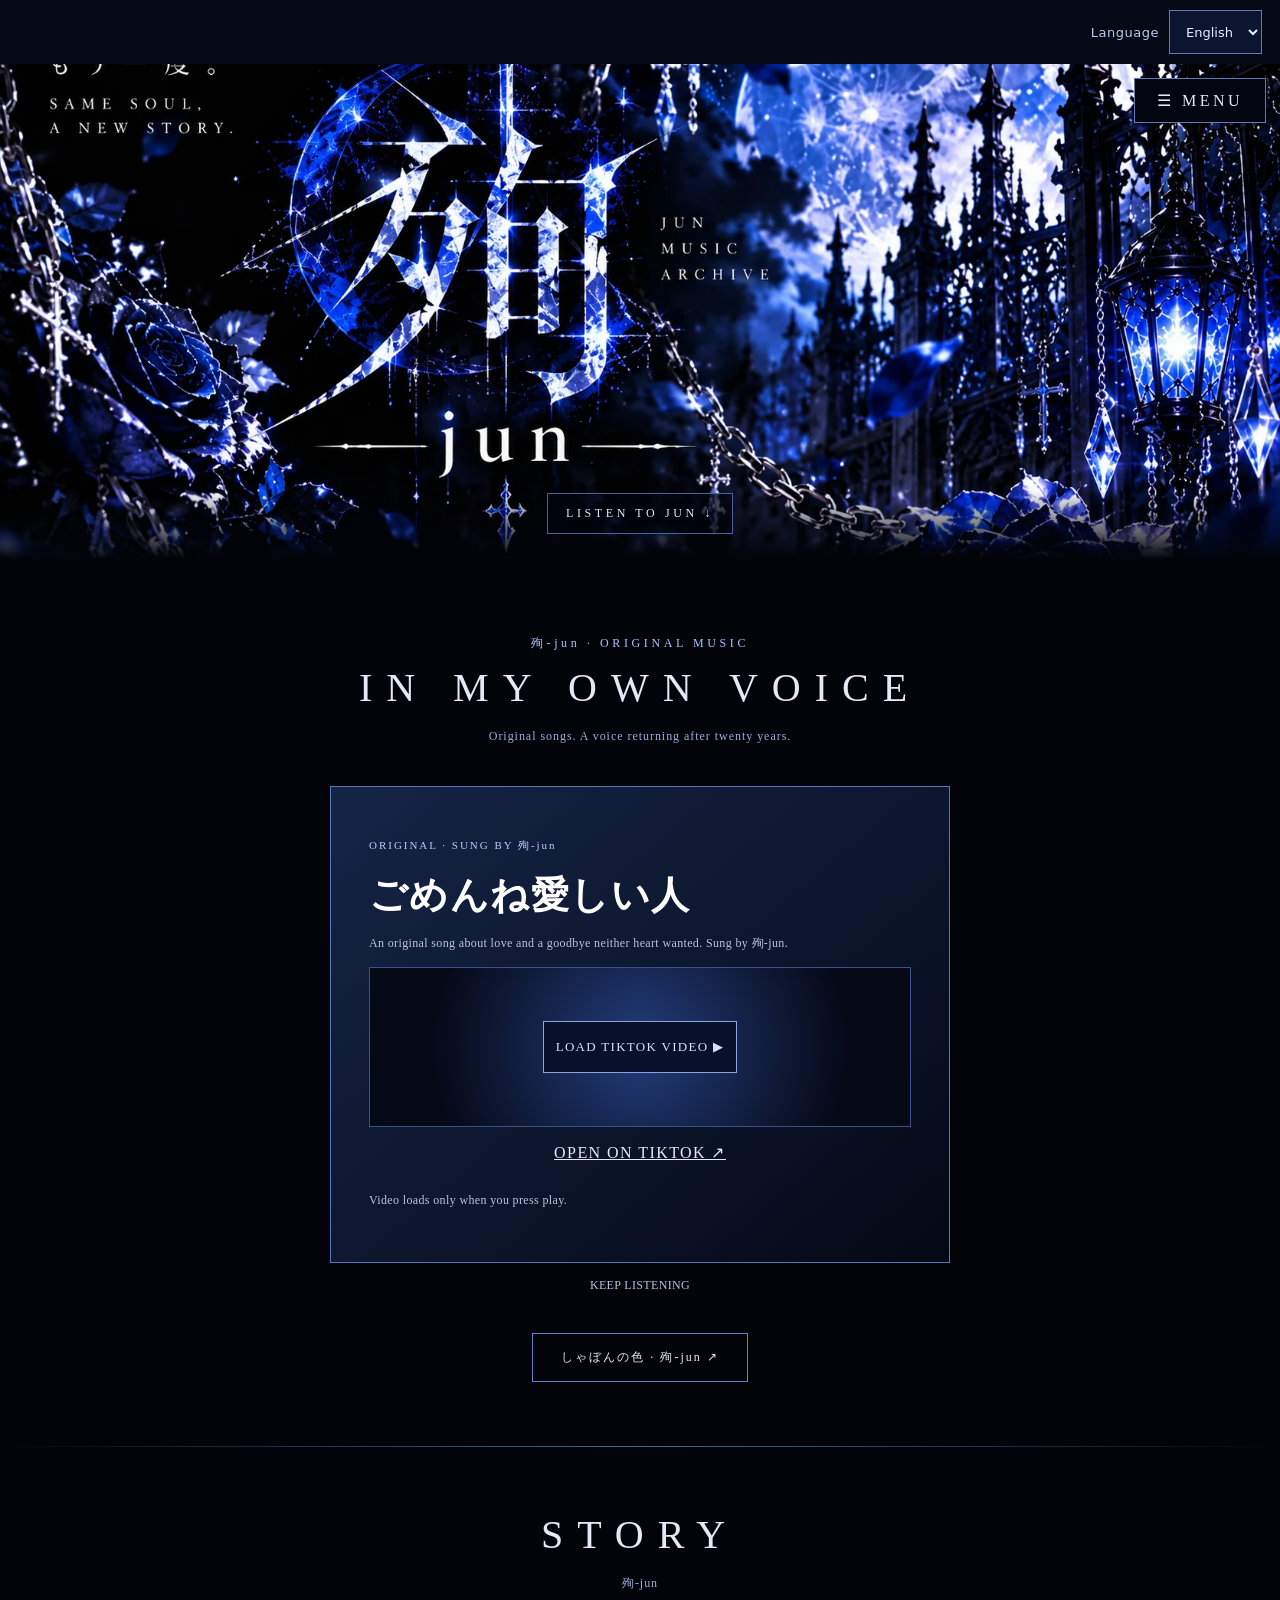
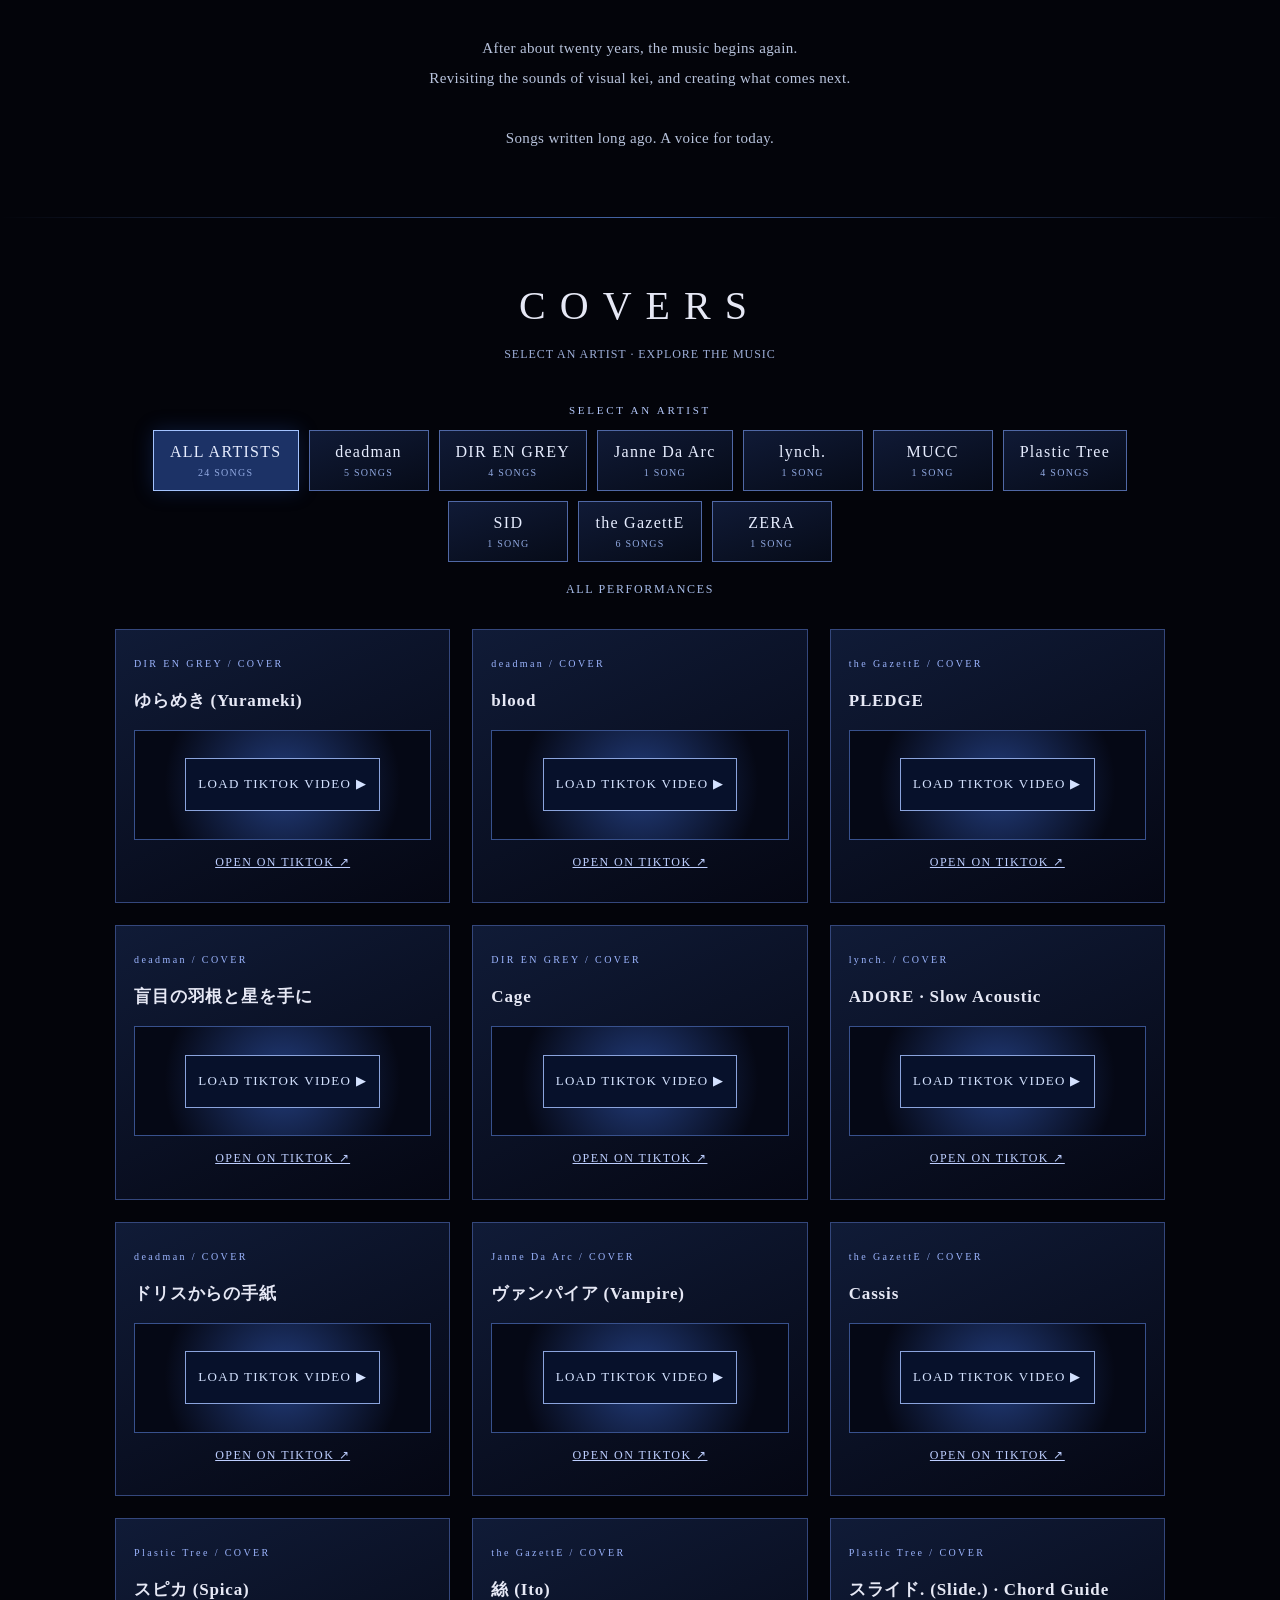
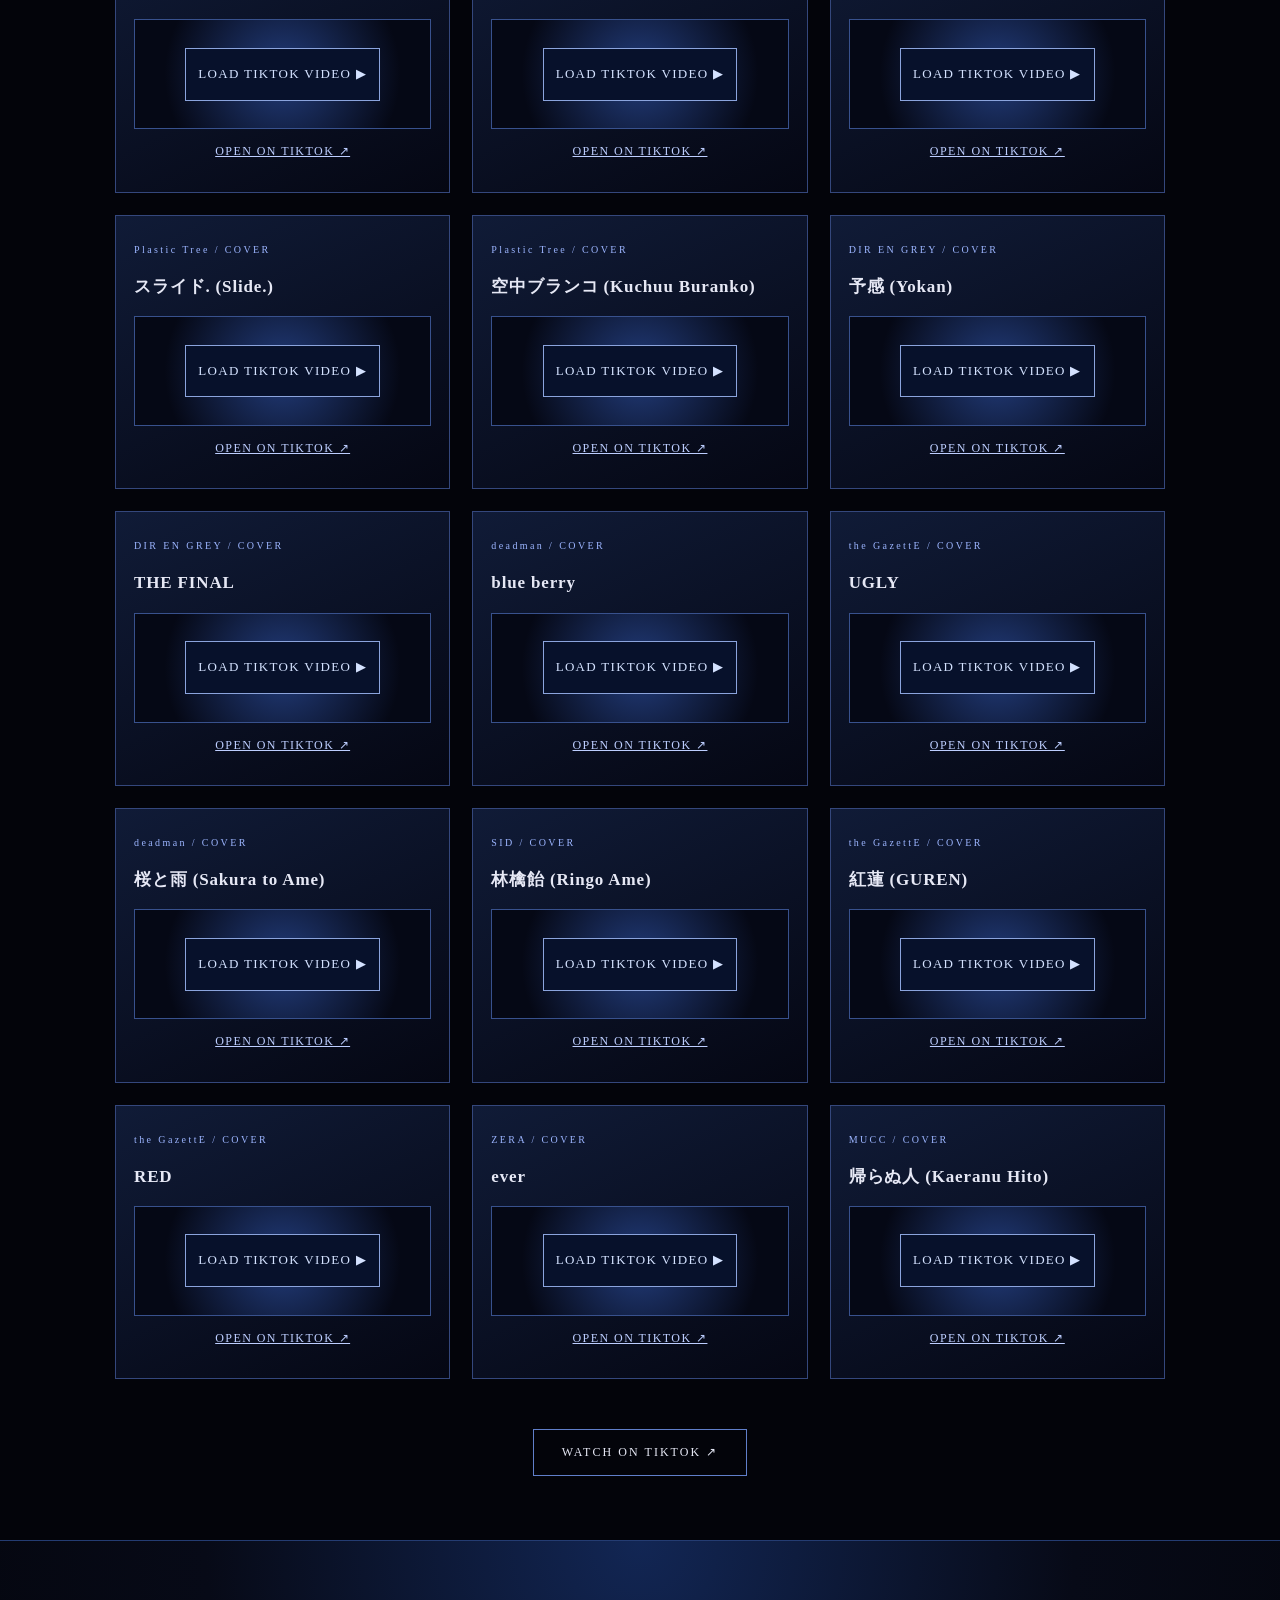
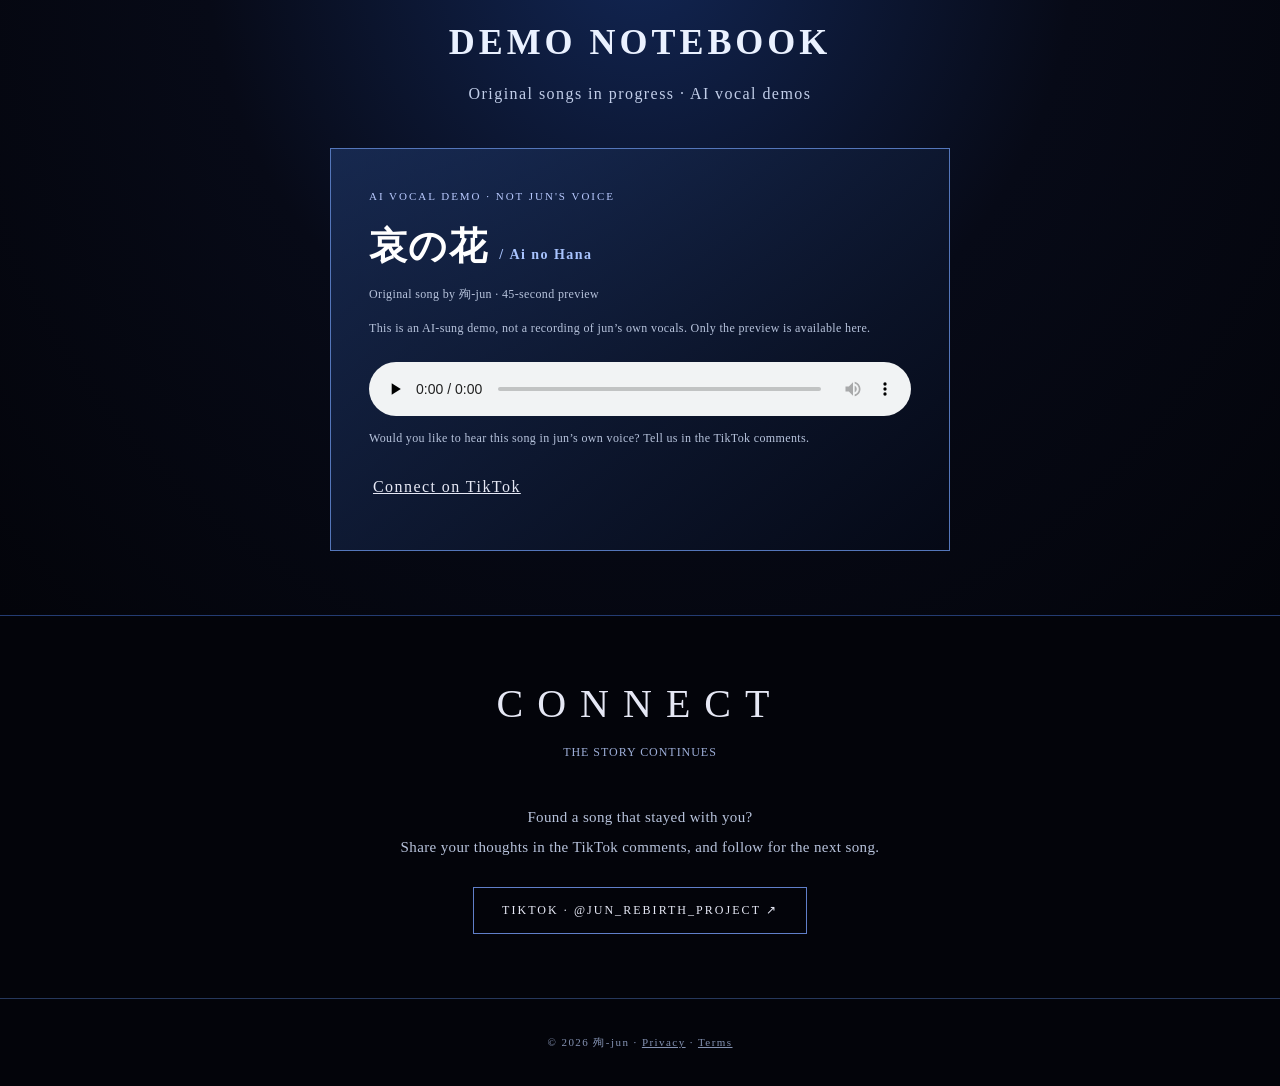
<file: index.html>
<!DOCTYPE html>

<html lang="en"><head><meta charset="utf-8"/><meta content="width=device-width,initial-scale=1" name="viewport"/><meta content="#03040a" name="theme-color"/><meta name="description" content="殉-jun のMusic Archive。Original songs in his own voice, visual kei covers, and a new chapter after twenty years."/><title>殉-jun | Music Archive</title><style>
:root{--blue:#346cff;--silver:#dce5ff}*{box-sizing:border-box}html{scroll-behavior:smooth}body{margin:0;background:#03040a;color:#e6e8f5;font-family:Georgia,'Times New Roman',serif;letter-spacing:.09em}a{color:inherit;text-decoration:none}button{font:inherit;color:inherit;cursor:pointer}.hero{height:min(100svh,900px);min-height:600px;position:relative;background:#01020a;overflow:hidden}.hero-image{position:absolute;inset:0;background-image:url("hero-1.webp");background-position:center;background-size:cover}.hero:after{content:'';position:absolute;bottom:0;left:0;right:0;height:14%;background:linear-gradient(transparent,#03040a);pointer-events:none}.nav{position:absolute;z-index:4;top:18px;right:22px}.menu-btn{background:#030611d9;border:1px solid #6379b6;padding:12px 17px;letter-spacing:.22em}.menu{display:none;position:absolute;right:0;top:52px;background:#030611f2;border:1px solid #5369a2;min-width:180px;box-shadow:0 12px 40px #000}.menu.open{display:grid}.menu a{padding:15px;border-bottom:1px solid #1b2847;font-size:12px}.menu a:hover,.card:hover{background:#0b1531}.scroll{position:absolute;z-index:3;bottom:5%;left:50%;transform:translateX(-50%);font-size:12px;letter-spacing:.3em;text-shadow:0 2px 10px #000;background:#02040caa;padding:12px 18px;border:1px solid #4564a0}.section{max-width:1100px;margin:auto;padding:88px 22px;text-align:center}.section h2{font-weight:400;letter-spacing:.35em;font-size:clamp(25px,4vw,40px);margin:0 0 15px}.subtitle{color:#9daed8;font-size:12px;letter-spacing:.27em;margin-bottom:38px}.ornament{color:#527dff;margin:15px auto 32px}.cards{display:grid;grid-template-columns:repeat(3,1fr);gap:16px}.card{min-height:210px;border:1px solid #344b7b;background:radial-gradient(circle at 60% 15%,#122d70 0,#07112b 43%,#02040b 100%);display:flex;flex-direction:column;justify-content:center;align-items:center;gap:16px;transition:.2s}.card b{font-size:19px;font-weight:400;letter-spacing:.2em}.card span{font-size:12px;color:#9faed2}.card i{font-style:normal;color:#8faeff}.divider{height:1px;background:linear-gradient(90deg,transparent,#4566a8,transparent)}.profile{max-width:650px;margin:auto;line-height:2;color:#b8c3dc;font-size:15px;letter-spacing:.05em}.link{display:inline-block;margin-top:25px;border:1px solid #607fca;padding:15px 28px;font-size:12px;letter-spacing:.17em}.link:hover{background:#0c1d46}footer{padding:36px 20px;text-align:center;color:#8492b2;font-size:11px;border-top:1px solid #26385c} @media(max-width:650px){.hero{height:auto;min-height:0;aspect-ratio:1024/878;max-height:none}.hero-image{background-image:url("hero-2.webp");background-position:center;background-size:100% 100%}.nav{top:8px;right:8px}.menu-btn{padding:8px 10px;font-size:11px;background:#02050ddc}.scroll{bottom:1%;padding:8px 12px;font-size:10px}.section{padding:66px 18px}.cards{grid-template-columns:1fr}.card{min-height:155px}}
.short-preview{height:220px;display:flex;align-items:center;justify-content:center;text-align:center;letter-spacing:.15em;color:#d4e2ff;background:radial-gradient(circle at center,#223c7b,#050815 75%);border:1px solid #38518d;padding:25px;font-size:13px}
#awakening{padding:95px 20px;background:radial-gradient(ellipse at 50% 0%,#122654 0%,#070a17 48%,#03040a 100%);text-align:center;border-top:1px solid #243c72;border-bottom:1px solid #243c72}
.aw-inner{max-width:760px;margin:auto}.aw-eyebrow{color:#a9c4ff;font-size:12px;letter-spacing:.3em}.aw-title{font-family:Georgia,serif;color:#eaf1ff;font-size:clamp(30px,6vw,54px);letter-spacing:.11em;margin:16px 0}.aw-sub{color:#c2cee9;line-height:1.9}.aw-card{margin:38px auto 0;padding:clamp(20px,5vw,38px);background:linear-gradient(140deg,rgba(30,54,103,.65),rgba(5,9,22,.94));border:1px solid #5476ba;box-shadow:0 12px 50px #0009;text-align:left;max-width:620px}.aw-tag{color:#b9caff;font-size:11px;letter-spacing:.18em}.aw-song{font-size:clamp(26px,6vw,38px);font-family:serif;color:white;margin:15px 0 8px}.aw-card audio{display:block;width:100%;margin:22px 0 10px;accent-color:#709bff}.aw-note{font-size:12px;color:#b7c3dc;line-height:1.8}.aw-vote{margin:25px 0 0;padding:18px;border:1px solid #3c5180;color:#cddaff;font-size:13px;line-height:1.9}.aw-vote strong{display:block;color:white;font-size:16px;letter-spacing:.09em}.aw-link{color:#bcd3ff;text-decoration:underline}
</style><style>
.filters{display:flex;gap:10px;justify-content:center;flex-wrap:wrap;margin:24px auto}.filter,.manage-link{background:transparent;border:1px solid #536aab;color:#d9e3ff;padding:10px 16px;letter-spacing:.16em;font-size:12px}.filter.active{background:#1a2b58;border-color:#90aaff}.video-grid{display:grid;grid-template-columns:repeat(auto-fit,minmax(min(100%,270px),1fr));gap:22px;max-width:1050px;margin:25px auto}.video-card{border:1px solid #34477c;background:linear-gradient(155deg,#101b37,#050713);padding:14px;text-align:left;min-width:0}.video-card h3{font-size:17px;letter-spacing:.05em;overflow-wrap:anywhere}.video-card .kind{font-size:10px;color:#9cb5ff;letter-spacing:.24em}.video-card iframe{display:block;width:100%;height:490px;max-height:70vh;border:0;background:#080a14}.video-card .watch{display:block;margin-top:12px;text-align:center;color:#bdceff;text-decoration:underline;font-size:12px}.empty{color:#aeb8d5;line-height:2;margin:40px auto;max-width:500px}.manage-link{padding:4px 8px;cursor:pointer}.footer-sep{opacity:.5}#editor{width:min(92vw,620px);max-height:85vh;overflow:auto;border:1px solid #647dca;background:#070c1d;color:#e6ebff;padding:0;box-shadow:0 0 70px #102c88}#editor::backdrop{background:#000c}.editor-inner{padding:24px}.editor-head{display:flex;justify-content:space-between;align-items:center;gap:12px}.editor-head h2{font-size:20px}.editor-head button{font-size:24px;background:transparent;border:0;color:white}.editor-note{font-size:13px;line-height:1.7;color:#b5c4ed}#video-form{display:grid;gap:14px;margin:25px 0}#video-form label{display:grid;gap:6px;font-size:12px}#video-form input,#video-form select{width:100%;min-width:0;padding:13px;background:#0e1730;border:1px solid #4b609a;color:#fff;font-size:16px}.primary,.editor-actions button,.import-label{border:1px solid #6d8fea;background:#14275a;color:white;padding:13px;cursor:pointer;letter-spacing:.06em}.editor-actions{display:flex;flex-wrap:wrap;gap:10px;margin-top:22px}.manage-row{display:flex;justify-content:space-between;align-items:center;gap:12px;padding:12px 0;border-bottom:1px solid #25385e;font-size:13px;overflow-wrap:anywhere}.manage-row button{background:#351725;border:1px solid #89465e;color:#fff;padding:8px}.import-label{font-size:13px}#editor-status{font-size:12px;color:#b2c7ff}@media(max-width:600px){.video-card iframe{height:470px}.editor-inner{padding:18px}.filters{gap:5px}.filter{padding:9px 11px}}
.short-preview{height:220px;display:flex;align-items:center;justify-content:center;text-align:center;letter-spacing:.15em;color:#d4e2ff;background:radial-gradient(circle at center,#223c7b,#050815 75%);border:1px solid #38518d;padding:25px;font-size:13px}
.artist-browser{max-width:1050px;margin:20px auto 32px}.artist-label{color:#b4c8fa;font-size:11px;letter-spacing:.25em;margin-bottom:14px}.artist-options{display:flex;flex-wrap:wrap;justify-content:center;gap:10px}.artist-choice{cursor:pointer;border:1px solid #5068a5;background:linear-gradient(160deg,#101a36,#060b18);color:#e7edff;padding:15px 22px;min-width:145px;font:inherit;letter-spacing:.08em;transition:background .2s,border-color .2s}.artist-choice.active,.artist-choice:focus-visible{background:#1c3266;border-color:#a4c3ff;box-shadow:0 0 20px #234ba54d}.artist-choice small{display:block;color:#91a9e1;font-size:10px;margin-top:6px}.artist-current{color:#a7bce9;font-size:12px;letter-spacing:.14em;margin:20px 0 0}@media(max-width:600px){.artist-options{display:grid;grid-template-columns:1fr 1fr}.artist-choice{min-width:0;padding:14px 8px;font-size:13px}}
</style><link rel="stylesheet" href="improvements.css?v=20261101-launch"/></head><body><a class="skip-link" href="#music">Skip to music</a>
<header class="hero" id="home"><h1 class="sr-only">殉-jun | Official Music Site</h1><div aria-label="Blue gothic artwork with the kanji 殉" class="hero-image" role="img"></div><nav class="nav"><button aria-expanded="false" class="menu-btn" id="toggle">☰ MENU</button><div class="menu" id="menu"><a href="#music">ORIGINALS</a><a href="#profile">STORY</a><a href="#videos">COVERS</a><a href="#awakening">AI DEMOS</a><a href="#contact">CONNECT</a></div></nav><a class="scroll" href="#music">LISTEN TO JUN ↓</a></header>
<main><section class="section" id="music"><p class="aw-eyebrow">殉-jun · ORIGINAL MUSIC</p><h2>IN MY OWN VOICE</h2><p class="subtitle">Original songs. A voice returning after twenty years.</p>
<article class="aw-card featured-original"><p class="aw-tag">ORIGINAL · SUNG BY 殉-jun</p><h3 class="aw-song">ごめんね愛しい人</h3><p class="aw-note">An original song about love and a goodbye neither heart wanted. Sung by 殉-jun.</p><div class="short-preview"><button type="button" class="load-video" id="featured-play">LOAD TIKTOK VIDEO ▶</button></div><a class="watch" href="https://www.tiktok.com/@jun_rebirth_project/video/7699676070848630037" target="_blank" rel="noopener noreferrer">OPEN ON TIKTOK ↗</a><p class="aw-note">Video loads only when you press play.</p></article>
<p class="aw-note">KEEP LISTENING</p><a class="link" href="https://www.tiktok.com/@jun_rebirth_project/video/7700912021839023380" target="_blank" rel="noopener noreferrer">しゃぼんの色 · 殉-jun ↗</a><noscript><p><a class="link" href="https://www.tiktok.com/@jun_rebirth_project/video/7699676070848630037" target="_blank" rel="noopener noreferrer">Listen to ごめんね愛しい人 on TikTok ↗</a></p></noscript></section>
<div class="divider"></div><section class="section" id="profile"><h2>STORY</h2><p class="subtitle">殉-jun</p><p class="profile">After about twenty years, the music begins again.<br/>Revisiting the sounds of visual kei, and creating what comes next.<br/><br/>Songs written long ago. A voice for today.</p></section>
<div class="divider"></div><section class="section" id="videos"><h2>COVERS</h2><p class="subtitle">SELECT AN ARTIST · EXPLORE THE MUSIC</p><div class="artist-browser" id="artist-browser"><p class="artist-label">SELECT AN ARTIST</p><div class="artist-options" id="artist-options"></div><p aria-live="polite" class="artist-current" id="artist-current"></p></div><div class="video-grid" id="video-grid"></div><div class="empty" id="empty">Loading music… / 読み込み中…</div><a class="link" href="https://www.tiktok.com/@jun_rebirth_project" rel="noopener noreferrer" target="_blank">WATCH ON TIKTOK ↗</a></section>
<section id="awakening"><div class="aw-inner"><h2 class="aw-title">DEMO NOTEBOOK</h2><p class="aw-sub">Original songs in progress · AI vocal demos</p><article class="aw-card"><div class="aw-tag">AI VOCAL DEMO · NOT JUN'S VOICE</div><h3 class="aw-song">哀の花 <span style="font-size:14px;color:#a9c4ff">/ Ai no Hana</span></h3><p class="aw-note">Original song by 殉-jun · 45-second preview</p><p class="aw-note">This is an AI-sung demo, not a recording of jun’s own vocals. Only the preview is available here.</p><audio aria-label="哀の花 AI vocal demo preview" controls preload="none"><source src="ai-no-hana-preview.mp3" type="audio/mpeg"/>Your browser does not support audio playback.</audio><p class="aw-note">Would you like to hear this song in jun’s own voice? Tell us in the TikTok comments.</p><a class="watch" href="https://www.tiktok.com/@jun_rebirth_project" rel="noopener noreferrer" target="_blank">Connect on TikTok</a></article></div></section>
<section class="section" id="contact"><h2>CONNECT</h2><p class="subtitle">THE STORY CONTINUES</p><p class="profile">Found a song that stayed with you?<br/>Share your thoughts in the TikTok comments, and follow for the next song.</p><a class="link" href="https://www.tiktok.com/@jun_rebirth_project" rel="noopener noreferrer" target="_blank">TIKTOK · @JUN_REBIRTH_PROJECT ↗</a></section></main>
<footer>© 2026 殉-jun · <a href="privacy.html">Privacy</a> · <a href="terms.html">Terms</a></footer><script src="site.js?v=20261101-launch2" defer></script></body></html>
</file>
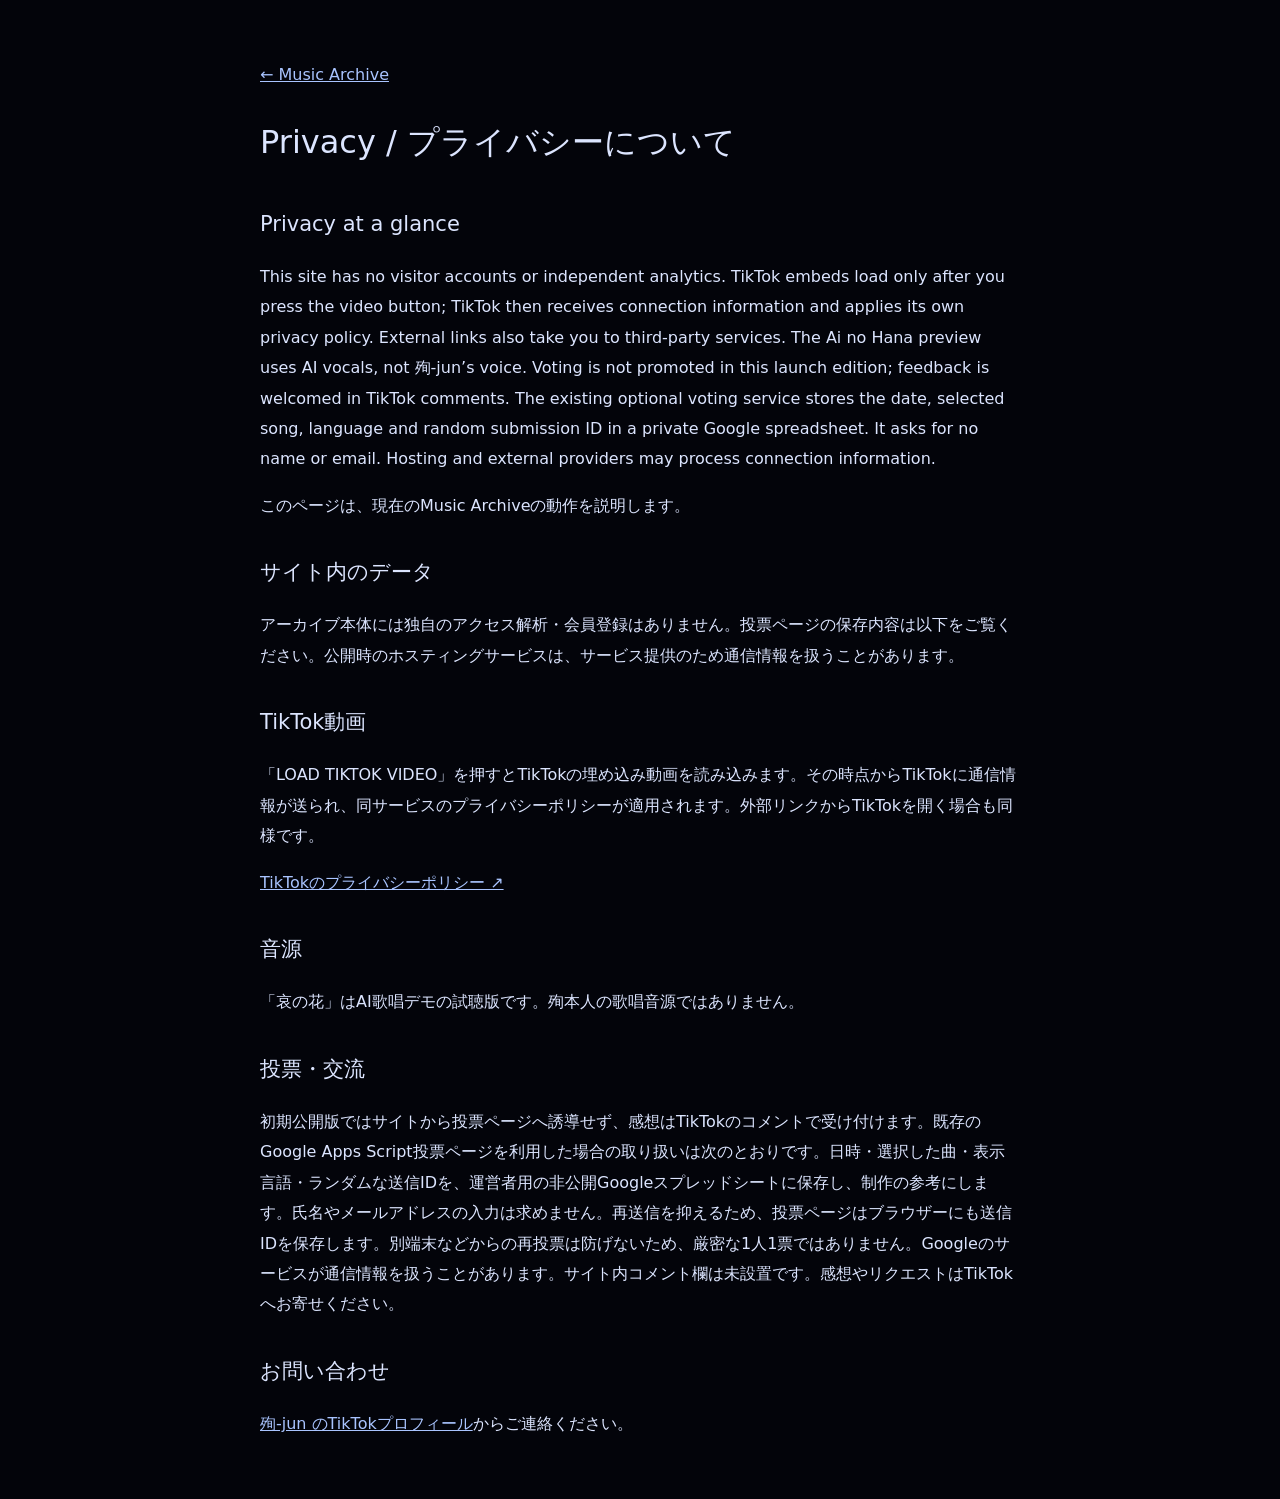
<file: privacy.html>
<!doctype html>
<html lang="ja"><head><meta charset="utf-8"><meta name="viewport" content="width=device-width,initial-scale=1"><title>Privacy | 殉-jun</title><style>body{max-width:760px;margin:60px auto;padding:0 24px;background:#03040a;color:#dce5ff;font:16px/1.9 system-ui}a{color:#a9c4ff}h1,h2{font-weight:500}h2{font-size:21px;margin-top:32px}</style></head><body><a href="index.html">← Music Archive</a><h1>Privacy / プライバシーについて</h1><section lang="en"><h2>Privacy at a glance</h2><p>This site has no visitor accounts or independent analytics. TikTok embeds load only after you press the video button; TikTok then receives connection information and applies its own privacy policy. External links also take you to third-party services. The Ai no Hana preview uses AI vocals, not 殉-jun’s voice. Voting is not promoted in this launch edition; feedback is welcomed in TikTok comments. The existing optional voting service stores the date, selected song, language and random submission ID in a private Google spreadsheet. It asks for no name or email. Hosting and external providers may process connection information.</p></section><p>このページは、現在のMusic Archiveの動作を説明します。</p><h2>サイト内のデータ</h2><p>アーカイブ本体には独自のアクセス解析・会員登録はありません。投票ページの保存内容は以下をご覧ください。公開時のホスティングサービスは、サービス提供のため通信情報を扱うことがあります。</p><h2>TikTok動画</h2><p>「LOAD TIKTOK VIDEO」を押すとTikTokの埋め込み動画を読み込みます。その時点からTikTokに通信情報が送られ、同サービスのプライバシーポリシーが適用されます。外部リンクからTikTokを開く場合も同様です。</p><p><a href="https://www.tiktok.com/legal/page/row/privacy-policy/ja" target="_blank" rel="noopener noreferrer">TikTokのプライバシーポリシー ↗</a></p><h2>音源</h2><p>「哀の花」はAI歌唱デモの試聴版です。殉本人の歌唱音源ではありません。</p><h2>投票・交流</h2><p>初期公開版ではサイトから投票ページへ誘導せず、感想はTikTokのコメントで受け付けます。既存のGoogle Apps Script投票ページを利用した場合の取り扱いは次のとおりです。日時・選択した曲・表示言語・ランダムな送信IDを、運営者用の非公開Googleスプレッドシートに保存し、制作の参考にします。氏名やメールアドレスの入力は求めません。再送信を抑えるため、投票ページはブラウザーにも送信IDを保存します。別端末などからの再投票は防げないため、厳密な1人1票ではありません。Googleのサービスが通信情報を扱うことがあります。サイト内コメント欄は未設置です。感想やリクエストはTikTokへお寄せください。</p><h2>お問い合わせ</h2><p><a href="https://www.tiktok.com/@jun_rebirth_project" target="_blank" rel="noopener noreferrer">殉-jun のTikTokプロフィール</a>からご連絡ください。</p></body></html>
</file>
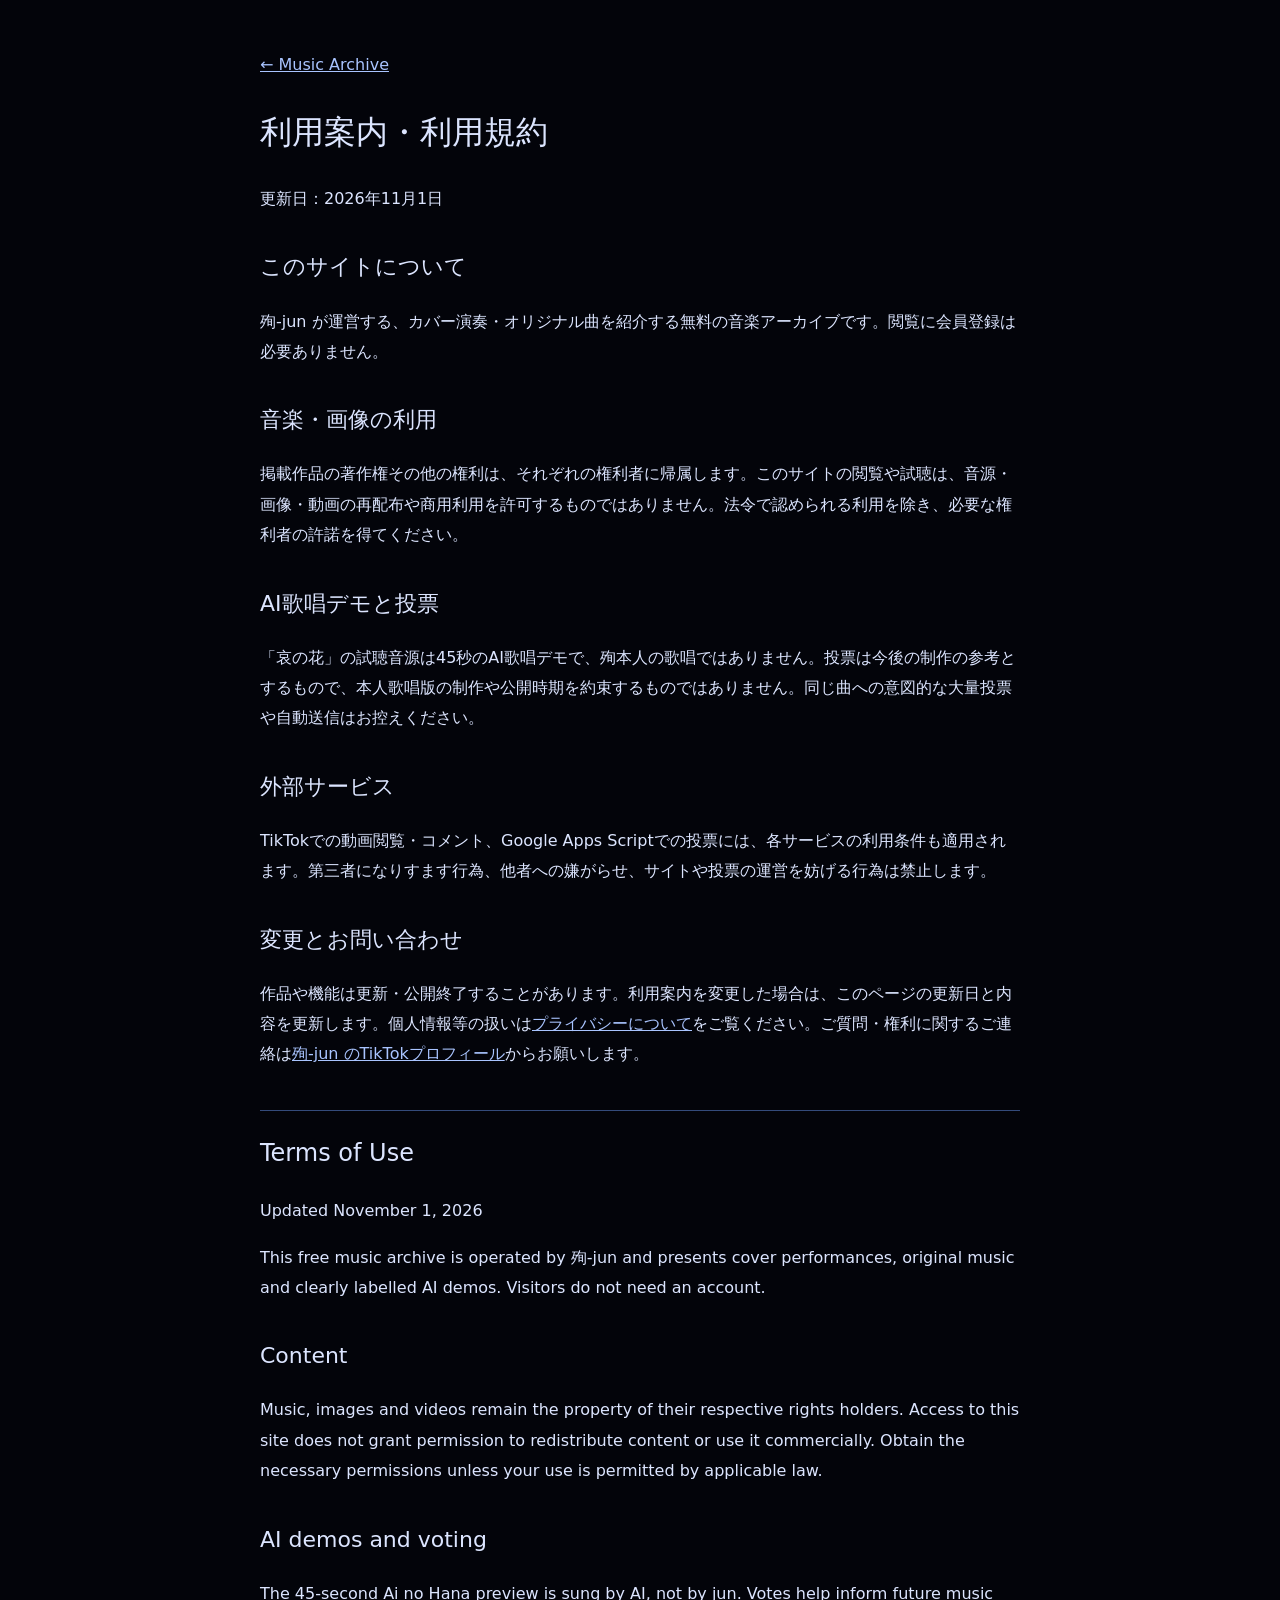
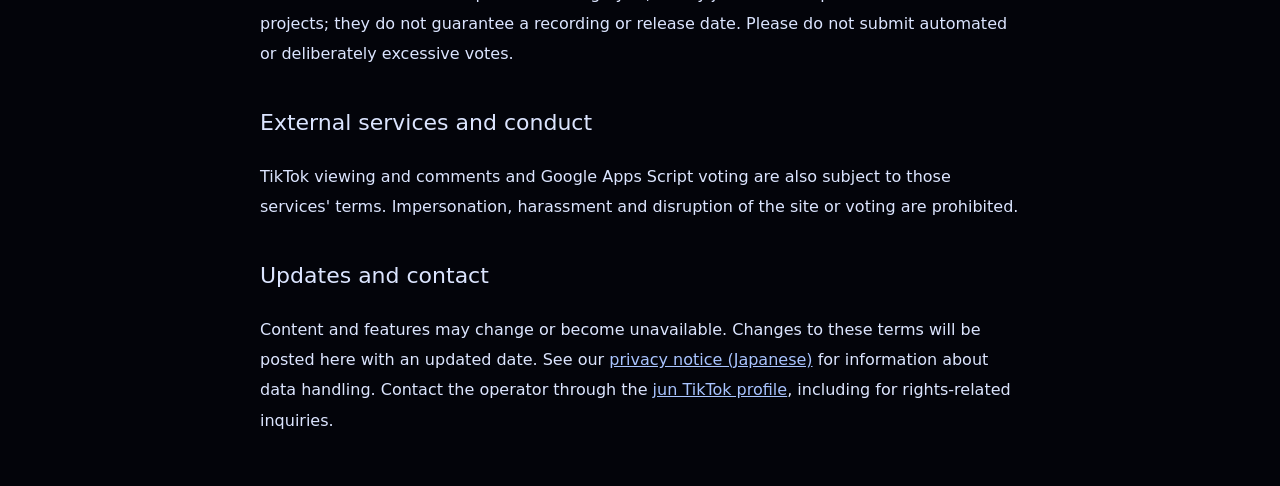
<file: terms.html>
<!doctype html>
<html lang="ja"><head><meta charset="utf-8"><meta name="viewport" content="width=device-width,initial-scale=1"><title>利用案内・利用規約 | 殉-jun</title><style>body{max-width:760px;margin:50px auto;padding:0 24px;background:#03040a;color:#dce5ff;font:16px/1.9 system-ui}a{color:#a9c4ff}h1,h2{font-weight:500}h2{font-size:22px;margin-top:32px}section{border-top:1px solid #344b7b;margin-top:40px}</style></head><body>
<a href="index.html">← Music Archive</a><h1>利用案内・利用規約</h1><p>更新日：2026年11月1日</p>
<h2>このサイトについて</h2><p>殉-jun が運営する、カバー演奏・オリジナル曲を紹介する無料の音楽アーカイブです。閲覧に会員登録は必要ありません。</p>
<h2>音楽・画像の利用</h2><p>掲載作品の著作権その他の権利は、それぞれの権利者に帰属します。このサイトの閲覧や試聴は、音源・画像・動画の再配布や商用利用を許可するものではありません。法令で認められる利用を除き、必要な権利者の許諾を得てください。</p>
<h2>AI歌唱デモと投票</h2><p>「哀の花」の試聴音源は45秒のAI歌唱デモで、殉本人の歌唱ではありません。投票は今後の制作の参考とするもので、本人歌唱版の制作や公開時期を約束するものではありません。同じ曲への意図的な大量投票や自動送信はお控えください。</p>
<h2>外部サービス</h2><p>TikTokでの動画閲覧・コメント、Google Apps Scriptでの投票には、各サービスの利用条件も適用されます。第三者になりすます行為、他者への嫌がらせ、サイトや投票の運営を妨げる行為は禁止します。</p>
<h2>変更とお問い合わせ</h2><p>作品や機能は更新・公開終了することがあります。利用案内を変更した場合は、このページの更新日と内容を更新します。個人情報等の扱いは<a href="privacy.html">プライバシーについて</a>をご覧ください。ご質問・権利に関するご連絡は<a href="https://www.tiktok.com/@jun_rebirth_project" rel="noopener noreferrer" target="_blank">殉-jun のTikTokプロフィール</a>からお願いします。</p>
<section lang="en"><h1>Terms of Use</h1><p>Updated November 1, 2026</p><p>This free music archive is operated by 殉-jun and presents cover performances, original music and clearly labelled AI demos. Visitors do not need an account.</p><h2>Content</h2><p>Music, images and videos remain the property of their respective rights holders. Access to this site does not grant permission to redistribute content or use it commercially. Obtain the necessary permissions unless your use is permitted by applicable law.</p><h2>AI demos and voting</h2><p>The 45-second Ai no Hana preview is sung by AI, not by jun. Votes help inform future music projects; they do not guarantee a recording or release date. Please do not submit automated or deliberately excessive votes.</p><h2>External services and conduct</h2><p>TikTok viewing and comments and Google Apps Script voting are also subject to those services' terms. Impersonation, harassment and disruption of the site or voting are prohibited.</p><h2>Updates and contact</h2><p>Content and features may change or become unavailable. Changes to these terms will be posted here with an updated date. See our <a href="privacy.html">privacy notice (Japanese)</a> for information about data handling. Contact the operator through the <a href="https://www.tiktok.com/@jun_rebirth_project" target="_blank" rel="noopener noreferrer">jun TikTok profile</a>, including for rights-related inquiries.</p></section>
</body></html>
</file>
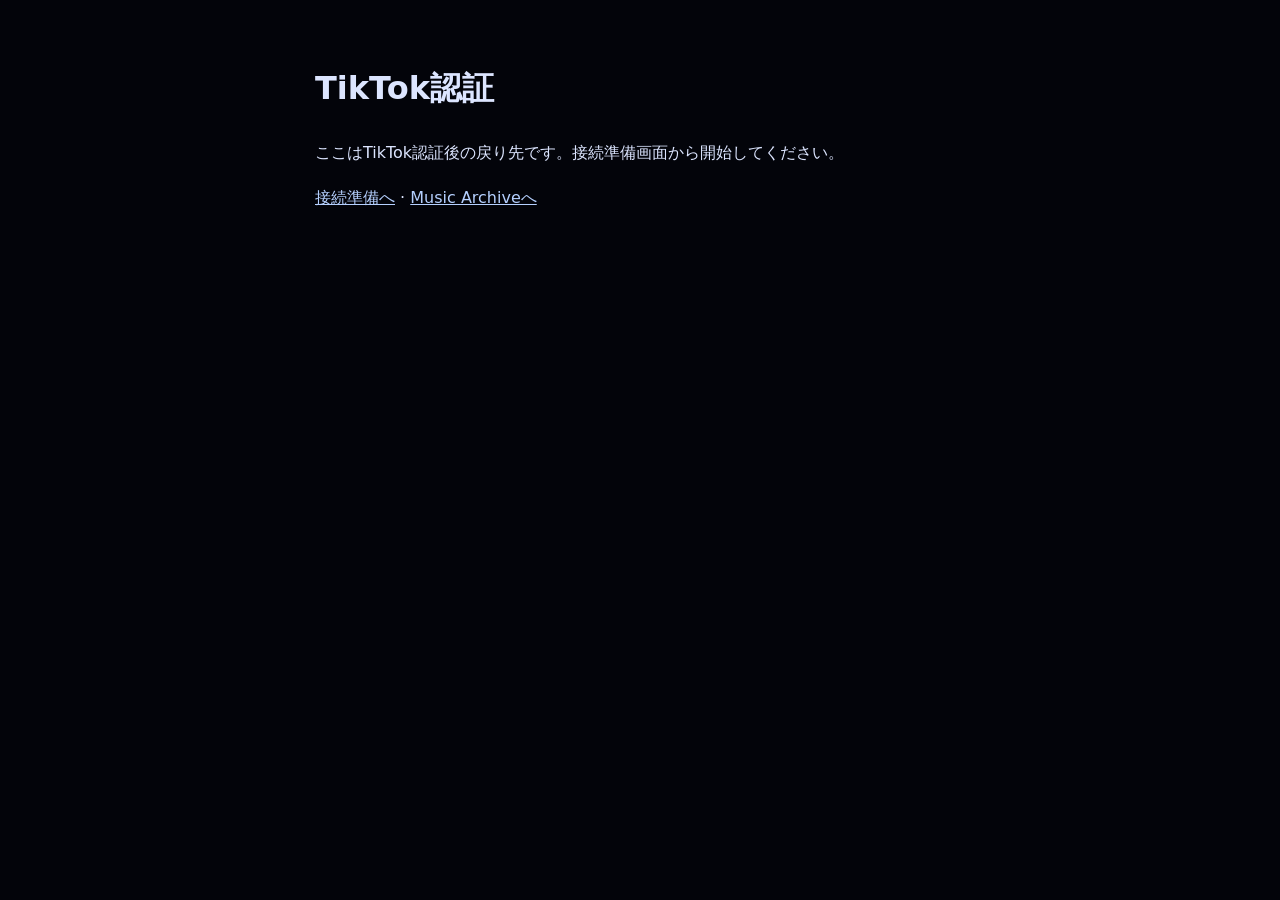
<file: tiktok-callback.html>
<!doctype html>
<html lang="ja"><head><meta charset="utf-8"><meta name="viewport" content="width=device-width,initial-scale=1"><meta name="referrer" content="no-referrer"><meta name="robots" content="noindex"><title>TikTok認証の戻り先 | 殉-jun</title><style>body{max-width:650px;margin:60px auto;padding:0 24px;background:#03040a;color:#dce5ff;font:16px/1.8 system-ui}textarea{box-sizing:border-box;width:100%;min-height:120px;background:#101b37;color:#fff;border:1px solid #7c9fdc;padding:14px}a{color:#b5d0ff}[hidden]{display:none!important}</style></head><body><h1>TikTok認証</h1><p id="status" role="status">認証結果を確認しています。</p><section id="result" hidden><p>認証コードを取得しました。連携はまだ完了していません。この一時コードを、運営者用のサーバー設定でアクセストークンへ交換する必要があります。</p><label for="code">一時認証コード（公開・共有しないでください）</label><textarea id="code" readonly spellcheck="false"></textarea><p>このページはコードを外部送信・永続保存しません。ページを閉じると表示を失います。期限切れの場合は認証をやり直してください。</p></section><p><a href="tiktok-connect.html">接続準備へ</a> · <a href="index.html">Music Archiveへ</a></p><script>
'use strict';
(()=>{
 const params=new URLSearchParams(location.search); history.replaceState(null,'',location.pathname);
 const status=document.getElementById('status');
 let pending;
 try{pending=JSON.parse(sessionStorage.getItem('jun-tiktok-oauth')||'null');sessionStorage.removeItem('jun-tiktok-oauth');}catch{}
 if(!params.has('code')&&!params.has('error')){status.textContent='ここはTikTok認証後の戻り先です。接続準備画面から開始してください。';return;}
 if(!pending||typeof pending.created!=='number'||Date.now()-pending.created>600000||Date.now()<pending.created||params.get('state')!==pending.state){status.textContent='認証の開始情報と一致しないか、10分以上経過しました。同じブラウザー・同じタブで接続準備からやり直してください。';return;}
 if(params.has('error')){status.textContent='TikTokとの接続は許可されませんでした。必要な場合はやり直してください。';return;}
 const code=params.get('code');
 if(!code||code.length>4096){status.textContent='認証コードを確認できませんでした。';return;}
 status.textContent='認証結果を確認しました。サーバー側の設定が必要です。';
 document.getElementById('code').value=code;document.getElementById('result').hidden=false;
})();
</script></body></html>
</file>
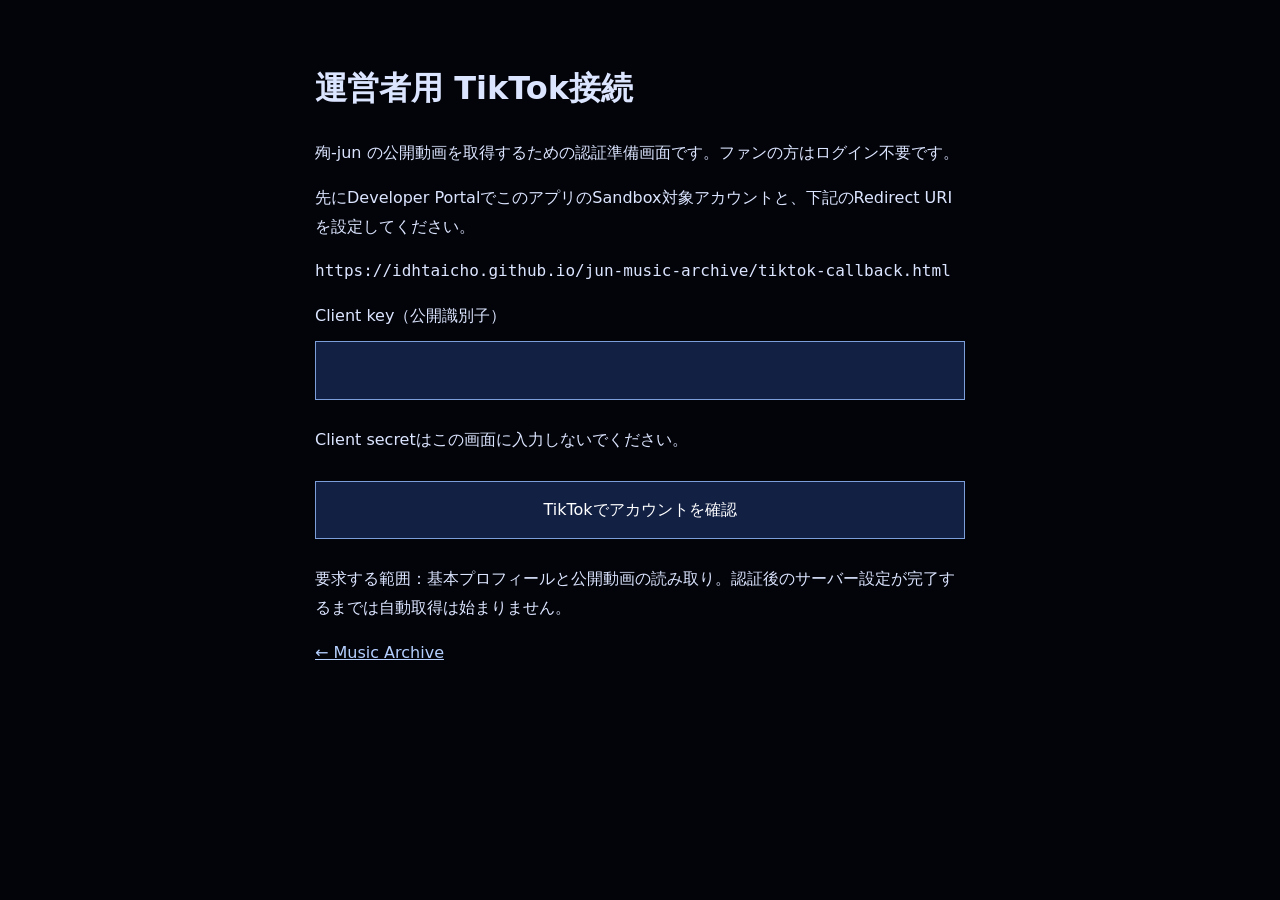
<file: tiktok-connect.html>
<!doctype html>
<html lang="ja"><head><meta charset="utf-8"><meta name="viewport" content="width=device-width,initial-scale=1"><meta name="referrer" content="no-referrer"><meta name="robots" content="noindex"><title>TikTok接続準備 | 殉-jun</title><style>body{max-width:650px;margin:60px auto;padding:0 24px;background:#03040a;color:#dce5ff;font:16px/1.8 system-ui}input,button{box-sizing:border-box;width:100%;padding:14px;margin:10px 0;background:#122044;color:#fff;border:1px solid #7c9fdc;font:inherit}a{color:#b5d0ff}</style></head><body><h1>運営者用 TikTok接続</h1><p>殉-jun の公開動画を取得するための認証準備画面です。ファンの方はログイン不要です。</p><p>先にDeveloper PortalでこのアプリのSandbox対象アカウントと、下記のRedirect URIを設定してください。</p><p><code>https://idhtaicho.github.io/jun-music-archive/tiktok-callback.html</code></p><form id="connect"><label for="key">Client key（公開識別子）</label><input id="key" required autocomplete="off" maxlength="200"><p>Client secretはこの画面に入力しないでください。</p><button type="submit">TikTokでアカウントを確認</button></form><p id="status" role="status"></p><p>要求する範囲：基本プロフィールと公開動画の読み取り。認証後のサーバー設定が完了するまでは自動取得は始まりません。</p><a href="index.html">← Music Archive</a><script>
'use strict';
document.getElementById('connect').addEventListener('submit',event=>{
 event.preventDefault();
 const key=document.getElementById('key').value.trim();
 if(!/^[A-Za-z0-9_-]{5,200}$/.test(key)){document.getElementById('status').textContent='Client keyを確認してください。';return;}
 try {
  const state=Array.from(crypto.getRandomValues(new Uint8Array(32)),v=>v.toString(16).padStart(2,'0')).join('');
  sessionStorage.setItem('jun-tiktok-oauth',JSON.stringify({state,created:Date.now()}));
  const url=new URL('https://www.tiktok.com/v2/auth/authorize/');
  url.search=new URLSearchParams({client_key:key,response_type:'code',scope:'user.info.basic,video.list',redirect_uri:'https://idhtaicho.github.io/jun-music-archive/tiktok-callback.html',state,disable_auto_auth:'1'}).toString();
  location.assign(url.href);
 }catch{document.getElementById('status').textContent='このブラウザーでは認証を開始できません。セッションストレージの利用を許可してください。';}
});
</script></body></html>
</file>
<file: improvements.css>
[hidden]{display:none!important}
.sr-only{position:absolute;width:1px;height:1px;padding:0;margin:-1px;overflow:hidden;clip:rect(0,0,0,0);white-space:nowrap;border:0}
.skip-link{position:absolute;top:8px;left:8px;z-index:20;padding:12px;background:#080d20;transform:translateY(-160%)}
.skip-link:focus{transform:translateY(0)}
:focus-visible{outline:2px solid #b4d4ff;outline-offset:5px}
.nav{top:14px;right:14px}
.menu-btn{min-height:44px;min-width:132px;background:#030611;border:1px solid #6379b6}
.menu a{min-height:44px}
.load-video{padding:15px 12px;border:1px solid #8ba4dd;background:#07112b;line-height:1.6;letter-spacing:.1em}
.watch{padding:12px 4px;line-height:1.7}
.video-card{display:flex;flex-direction:column}
.video-card .watch{margin-top:auto}
.video-card .short-preview{flex-shrink:0}
.video-card h3{line-height:1.6}
.aw-vote p{letter-spacing:.04em}
footer a{text-decoration:underline}
@media(max-width:650px){.nav{top:8px;right:8px}.menu-btn{min-width:122px;font-size:11px}.section h2{letter-spacing:.15em}.aw-title{letter-spacing:.06em}}
@media(prefers-reduced-motion:reduce){html{scroll-behavior:auto}*{transition:none!important}}

/* Launch edition: retain the existing artwork and palette. */
.hero{height:55vh;min-height:340px;max-height:520px}.hero-image{background-position:center 42%}.section{padding:64px 22px}.subtitle{letter-spacing:.08em;line-height:1.8}.featured-original{margin-top:24px}.featured-original iframe{display:block;width:100%;height:550px;max-height:75vh;border:0}.featured-original .short-preview{height:160px}.featured-original .watch{display:block;text-align:center;text-decoration:underline}.video-card .short-preview{height:110px}.video-card{padding:18px}.video-card h3{margin:8px 0 16px}#awakening{padding:64px 20px}.aw-title{font-size:clamp(25px,5vw,36px)}.aw-card{box-shadow:none}.aw-note{letter-spacing:.03em}.watch{display:block;text-decoration:underline}.profile{letter-spacing:.025em}.artist-choice{min-width:120px;padding:12px 16px}.aw-tag{line-height:1.8}
@media(max-width:650px){.hero{height:auto;min-height:0;aspect-ratio:1024/878;max-height:none}.section{padding:48px 18px}.section h2{font-size:27px}.aw-card{padding:20px}.artist-choice{min-width:0}.video-grid{gap:14px}.scroll{bottom:2%}.aw-eyebrow{line-height:1.8}}
</file>
